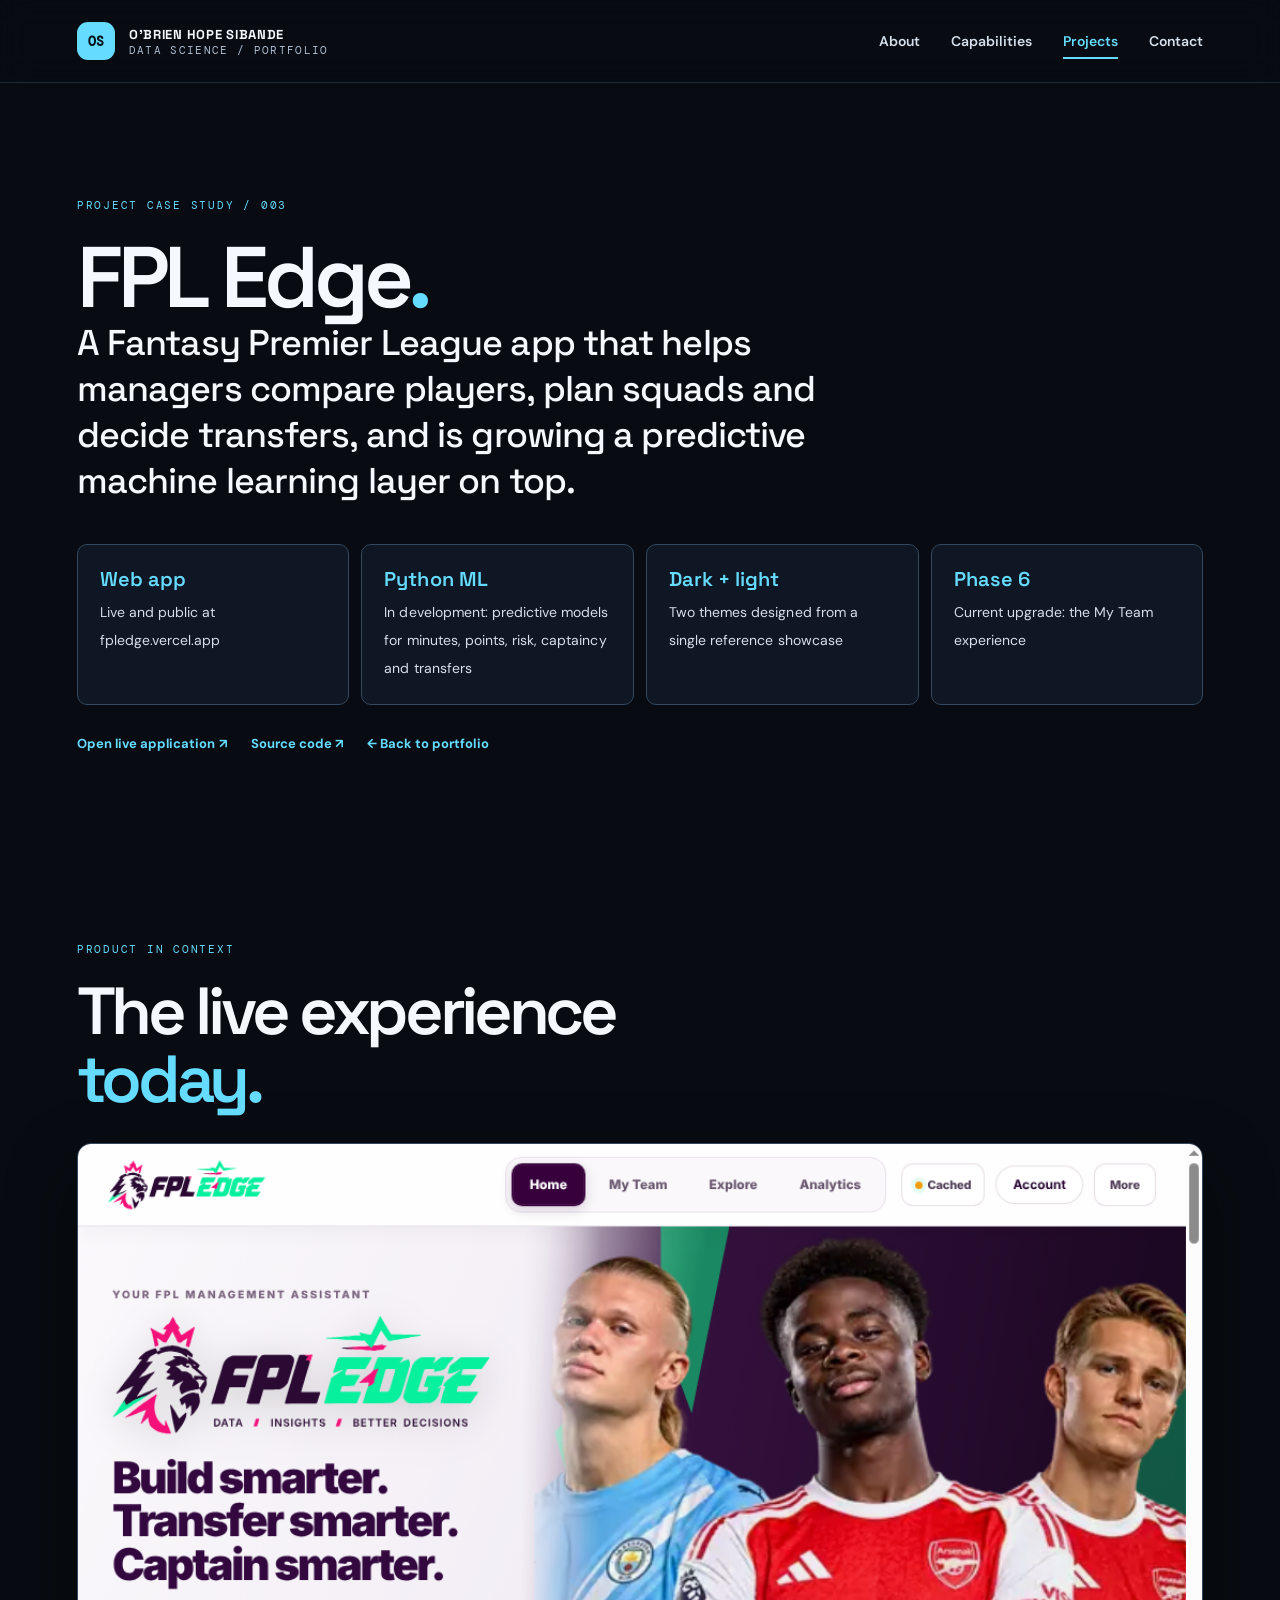
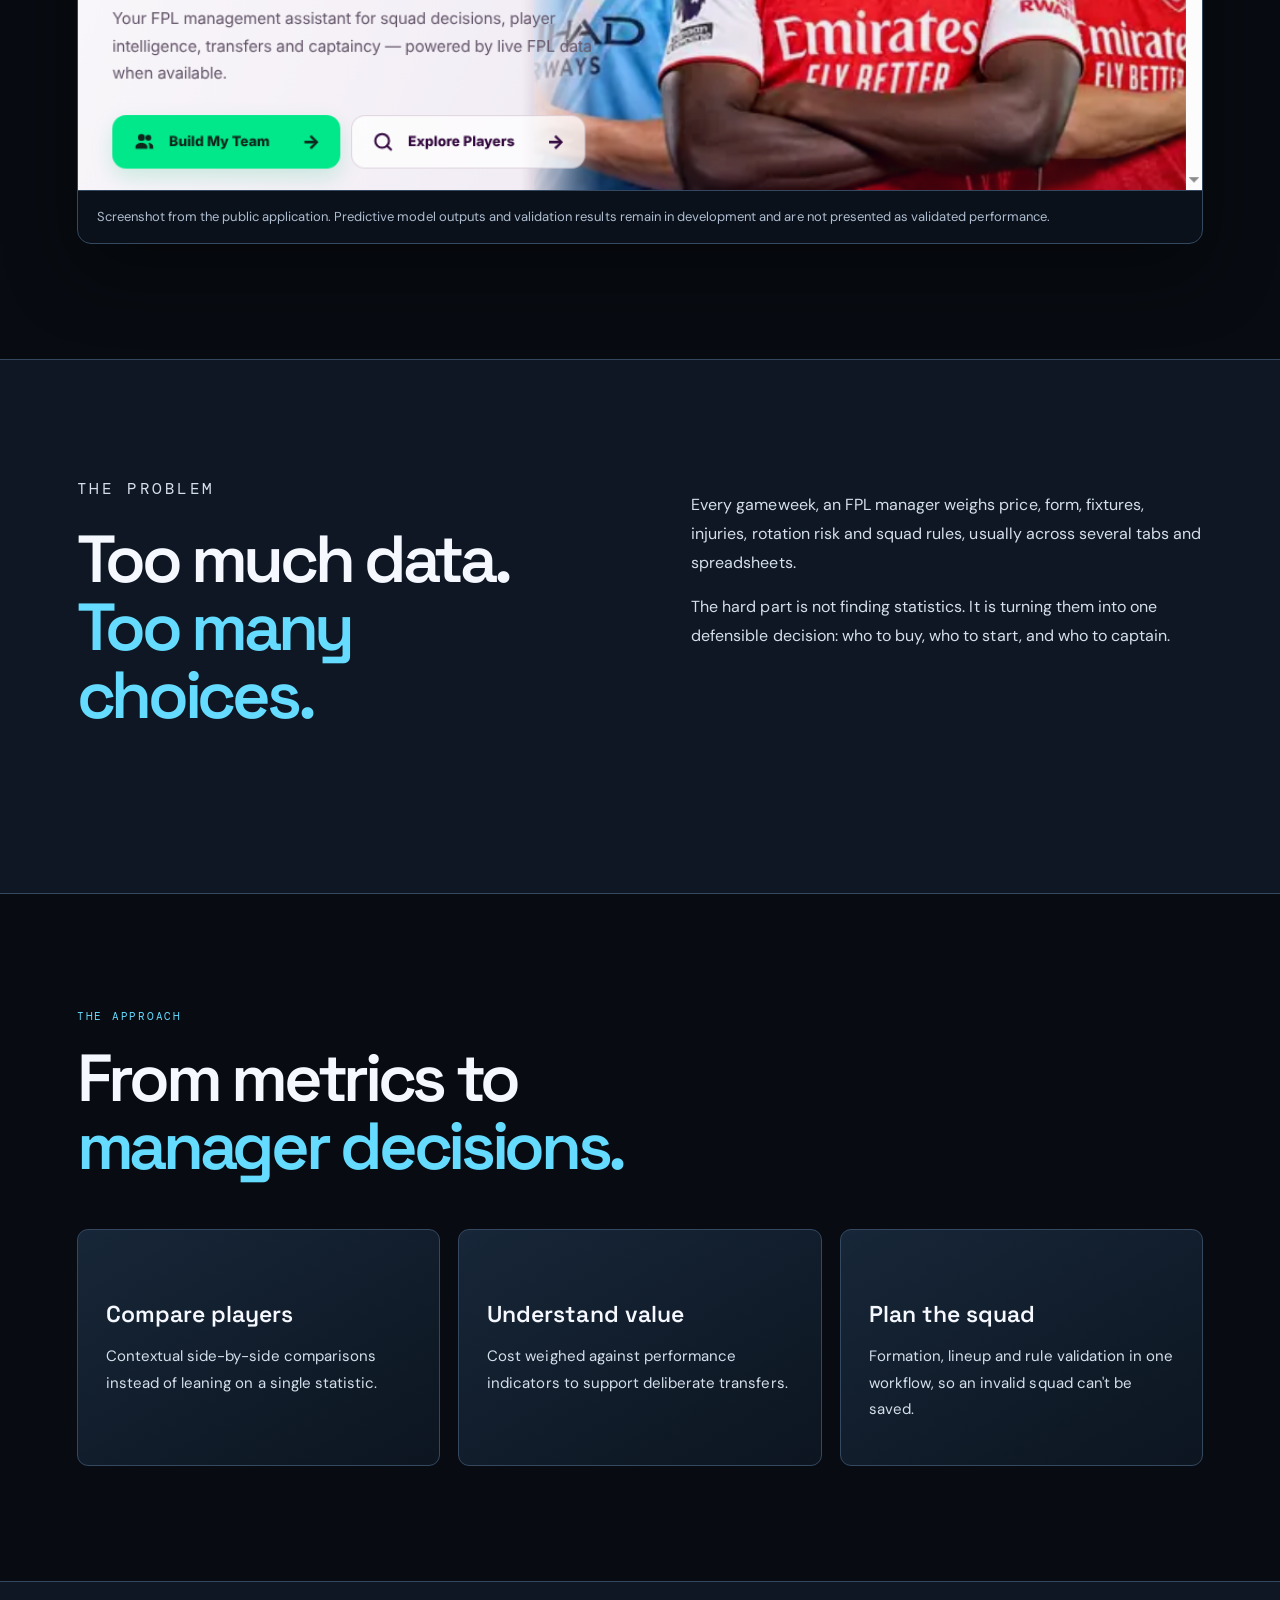
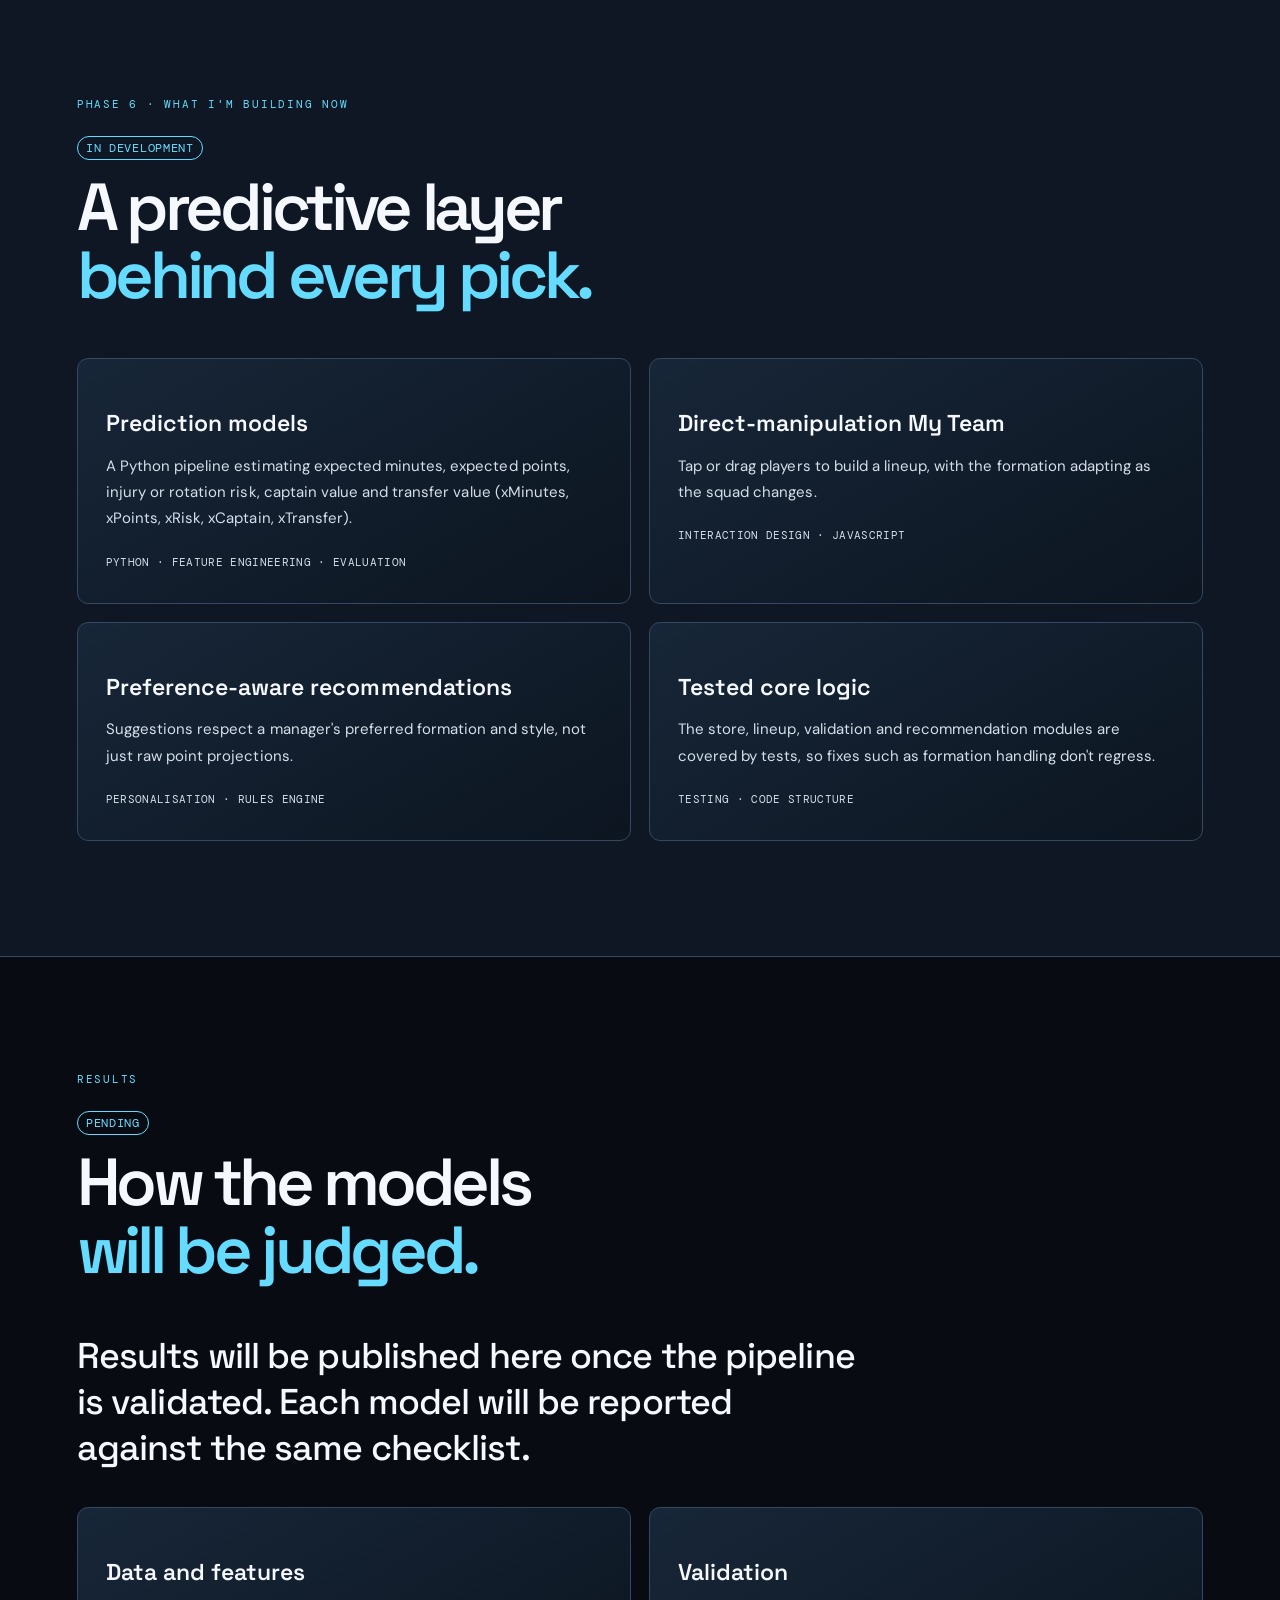
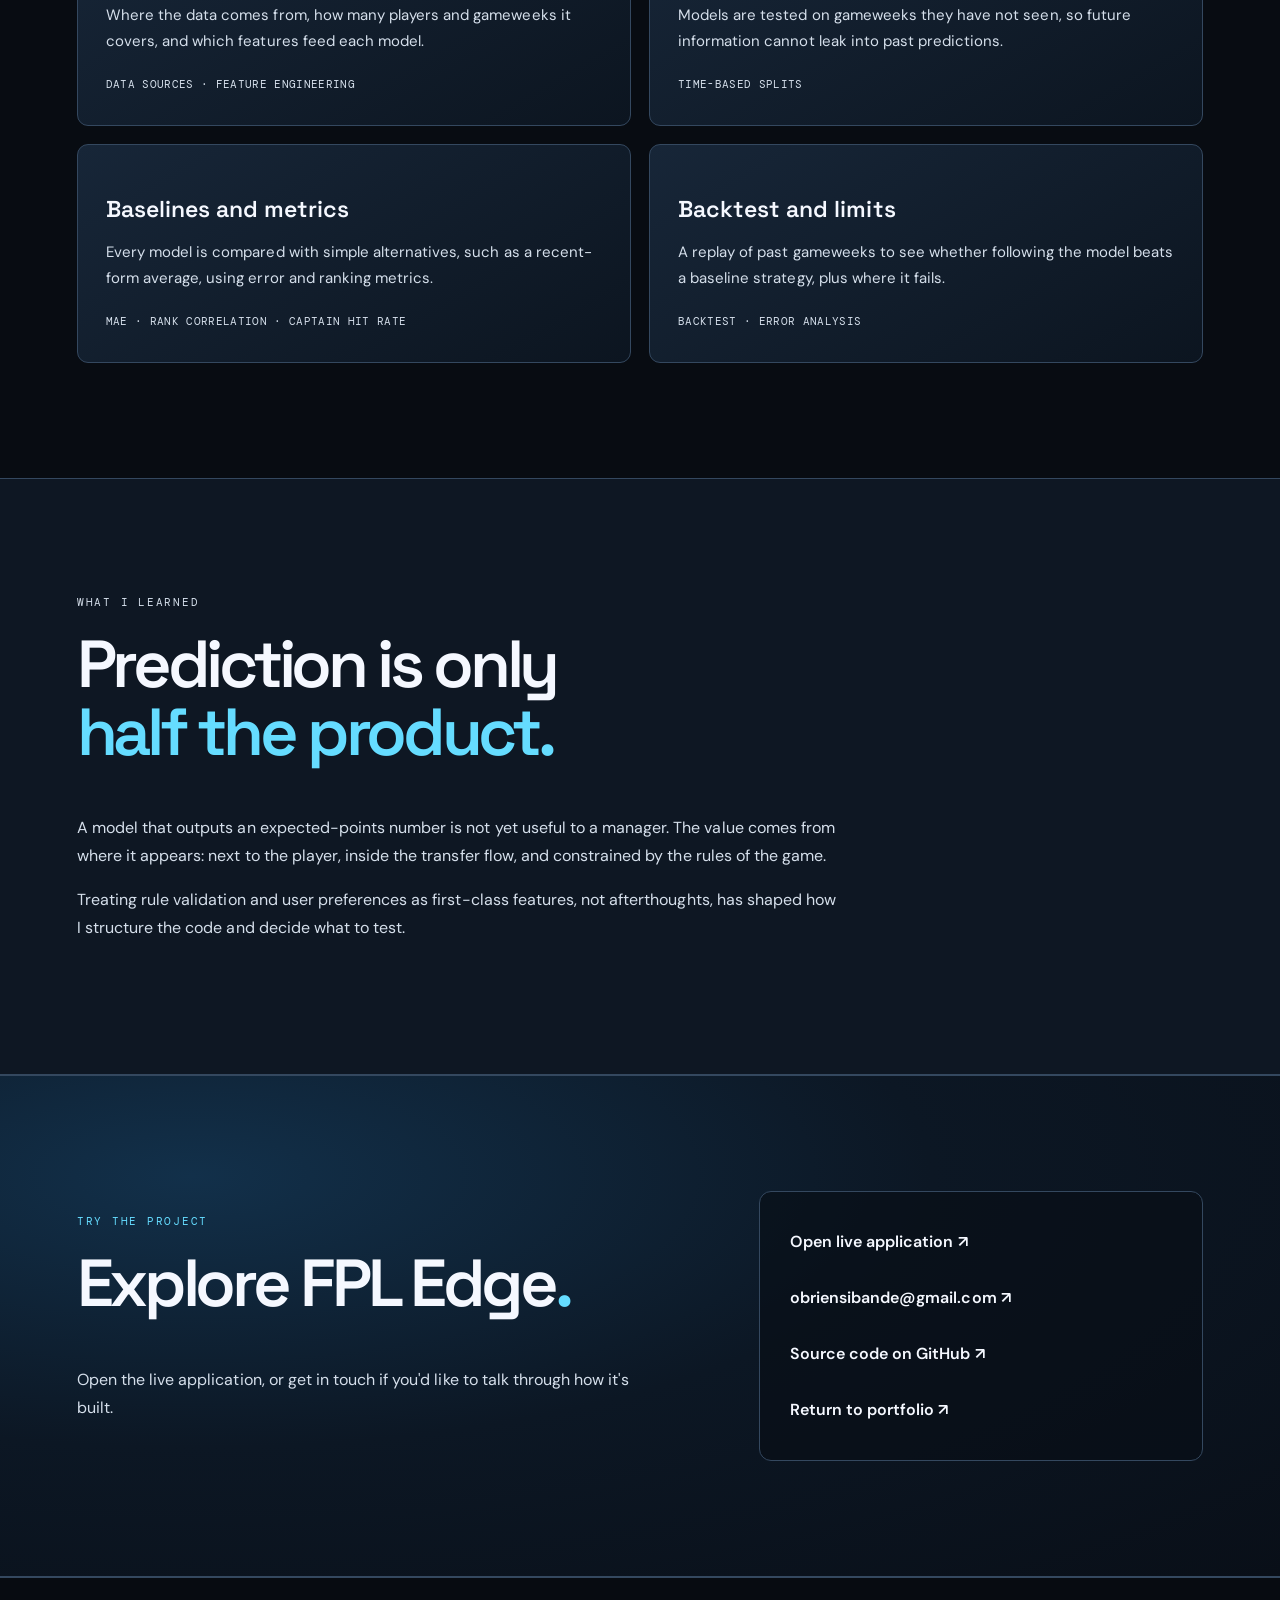
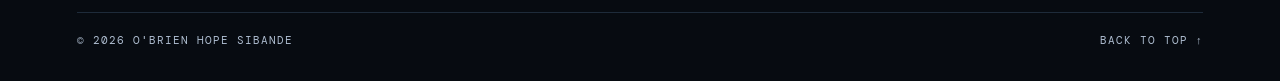
<file: projects/fpl-edge/index.html>
<!doctype html>
<html lang="en"><head><meta charset="utf-8"><script>document.documentElement.classList.add("js")</script><meta name="viewport" content="width=device-width,initial-scale=1"><meta name="theme-color" content="#080c12"><meta name="description" content="Case study: FPL Edge, a Fantasy Premier League decision-support app with a Python predictive ML layer for minutes, points, risk and captaincy."><link rel="canonical" href="https://obriensibande.vercel.app/projects/fpl-edge/"><meta property="og:url" content="https://obriensibande.vercel.app/projects/fpl-edge/"><meta property="og:type" content="article"><meta property="og:title" content="FPL Edge case study — O'Brien Hope Sibande"><meta property="og:description" content="From player comparison to predictive machine learning: how FPL Edge turns football data into manager decisions."><meta property="og:image" content="https://obriensibande.vercel.app/assets/og-image.jpg"><meta name="twitter:card" content="summary_large_image"><meta name="twitter:image" content="https://obriensibande.vercel.app/assets/og-image.jpg"><link rel="icon" href="data:image/svg+xml,%3Csvg xmlns='http://www.w3.org/2000/svg' viewBox='0 0 32 32'%3E%3Crect width='32' height='32' rx='7' fill='%235bd8ff'/%3E%3Ctext x='16' y='21' font-family='monospace' font-weight='700' font-size='14' text-anchor='middle' fill='%23071019'%3EOS%3C/text%3E%3C/svg%3E"><title>FPL Edge Case Study — O'Brien Hope Sibande</title><link rel="preconnect" href="https://fonts.googleapis.com"><link rel="preconnect" href="https://fonts.gstatic.com" crossorigin><link href="https://fonts.googleapis.com/css2?family=DM+Mono:wght@400;500&family=DM+Sans:wght@400;500;600;700&family=Space+Grotesk:wght@400;500;600;700&display=swap" rel="stylesheet"><link rel="stylesheet" href="../../styles.css"><script defer src="../../script.js"></script></head>
<body><a class="skip" href="#main">Skip to content</a>
<header><div class="container nav"><a class="brand" href="../../"><span class="mark">OS</span><span><b>O'BRIEN HOPE SIBANDE</b><small>DATA SCIENCE / PORTFOLIO</small></span></a><button class="menu" aria-expanded="false" aria-controls="links" aria-label="Toggle navigation menu">MENU ☰</button><nav id="links" aria-label="Primary"><a href="../../#about">About</a><a href="../../#skills">Capabilities</a><a href="../../#projects" aria-current="page">Projects</a><a href="../../#contact">Contact</a></nav></div></header>
<main id="main">
<section class="section container"><p class="eyebrow">PROJECT CASE STUDY / 003</p><h1 class="case-title">FPL Edge<span>.</span></h1><p class="lead" style="max-width:780px">A Fantasy Premier League app that helps managers compare players, plan squads and decide transfers, and is growing a predictive machine learning layer on top.</p>
<ul class="facts" style="margin-top:40px"><li><b>Web app</b><span>Live and public at fpledge.vercel.app</span></li><li><b>Python ML</b><span>In development: predictive models for minutes, points, risk, captaincy and transfers</span></li><li><b>Dark + light</b><span>Two themes designed from a single reference showcase</span></li><li><b>Phase 6</b><span>Current upgrade: the My Team experience</span></li></ul>
<p class="links" style="margin-top:28px"><a href="https://fpledge.vercel.app/" target="_blank" rel="noopener noreferrer">Open live application ↗</a><a href="https://github.com/ZealotObryan/fpl-edge" target="_blank" rel="noopener noreferrer">Source code ↗</a><a href="../../">← Back to portfolio</a></p></section>
<section class="section container case-screens"><p class="eyebrow">PRODUCT IN CONTEXT</p><h2>The live experience<br><em>today.</em></h2><figure class="screen-figure"><img src="../../assets/fpl-screen.png" alt="FPL Edge live application showing squad tools, player discovery and gameweek intelligence" loading="lazy"><figcaption>Screenshot from the public application. Predictive model outputs and validation results remain in development and are not presented as validated performance.</figcaption></figure></section>

<section class="section tinted"><div class="container two"><div><p class="eyebrow">THE PROBLEM</p><h2>Too much data.<br><em>Too many choices.</em></h2></div><div><p>Every gameweek, an FPL manager weighs price, form, fixtures, injuries, rotation risk and squad rules, usually across several tabs and spreadsheets.</p><p>The hard part is not finding statistics. It is turning them into one defensible decision: who to buy, who to start, and who to captain.</p></div></div></section>

<section class="section container"><p class="eyebrow">THE APPROACH</p><h2>From metrics to<br><em>manager decisions.</em></h2><div class="cards"><article><h3>Compare players</h3><p>Contextual side-by-side comparisons instead of leaning on a single statistic.</p></article><article><h3>Understand value</h3><p>Cost weighed against performance indicators to support deliberate transfers.</p></article><article><h3>Plan the squad</h3><p>Formation, lineup and rule validation in one workflow, so an invalid squad can't be saved.</p></article></div></section>

<section class="section tinted"><div class="container"><p class="eyebrow">PHASE 6 · WHAT I'M BUILDING NOW</p><span class="pill">IN DEVELOPMENT</span><h2>A predictive layer<br><em>behind every pick.</em></h2><div class="cards four"><article><h3>Prediction models</h3><p>A Python pipeline estimating expected minutes, expected points, injury or rotation risk, captain value and transfer value (xMinutes, xPoints, xRisk, xCaptain, xTransfer).</p><label>PYTHON · FEATURE ENGINEERING · EVALUATION</label></article><article><h3>Direct-manipulation My Team</h3><p>Tap or drag players to build a lineup, with the formation adapting as the squad changes.</p><label>INTERACTION DESIGN · JAVASCRIPT</label></article><article><h3>Preference-aware recommendations</h3><p>Suggestions respect a manager's preferred formation and style, not just raw point projections.</p><label>PERSONALISATION · RULES ENGINE</label></article><article><h3>Tested core logic</h3><p>The store, lineup, validation and recommendation modules are covered by tests, so fixes such as formation handling don't regress.</p><label>TESTING · CODE STRUCTURE</label></article></div></div></section>

<section class="section container"><p class="eyebrow">RESULTS</p><span class="pill">PENDING</span><h2>How the models<br><em>will be judged.</em></h2><p class="lead" style="max-width:780px">Results will be published here once the pipeline is validated. Each model will be reported against the same checklist.</p><div class="cards four" style="margin-top:36px"><article><h3>Data and features</h3><p>Where the data comes from, how many players and gameweeks it covers, and which features feed each model.</p><label>DATA SOURCES · FEATURE ENGINEERING</label></article><article><h3>Validation</h3><p>Models are tested on gameweeks they have not seen, so future information cannot leak into past predictions.</p><label>TIME-BASED SPLITS</label></article><article><h3>Baselines and metrics</h3><p>Every model is compared with simple alternatives, such as a recent-form average, using error and ranking metrics.</p><label>MAE · RANK CORRELATION · CAPTAIN HIT RATE</label></article><article><h3>Backtest and limits</h3><p>A replay of past gameweeks to see whether following the model beats a baseline strategy, plus where it fails.</p><label>BACKTEST · ERROR ANALYSIS</label></article></div></section>

<section class="section tinted"><div class="container"><div class="prose"><p class="eyebrow">WHAT I LEARNED</p><h2>Prediction is only<br><em>half the product.</em></h2><p>A model that outputs an expected-points number is not yet useful to a manager. The value comes from where it appears: next to the player, inside the transfer flow, and constrained by the rules of the game.</p><p>Treating rule validation and user preferences as first-class features, not afterthoughts, has shaped how I structure the code and decide what to test.</p></div></div></section>

<section class="section contact"><div class="container contact-grid"><div><p class="eyebrow">TRY THE PROJECT</p><h2>Explore FPL Edge<span style="color:var(--accent)">.</span></h2><p>Open the live application, or get in touch if you'd like to talk through how it's built.</p></div><div class="contact-card"><a href="https://fpledge.vercel.app/" target="_blank" rel="noopener noreferrer">Open live application ↗</a><a href="mailto:obriensibande@gmail.com">obriensibande@gmail.com ↗</a><a href="https://github.com/ZealotObryan/fpl-edge" target="_blank" rel="noopener noreferrer">Source code on GitHub ↗</a><a href="../../">Return to portfolio ↗</a></div></div></section>
</main>
<footer><div class="container foot"><span>© <span id="year"></span> O'BRIEN HOPE SIBANDE</span><a href="#main">BACK TO TOP ↑</a></div></footer></body></html>
</file>
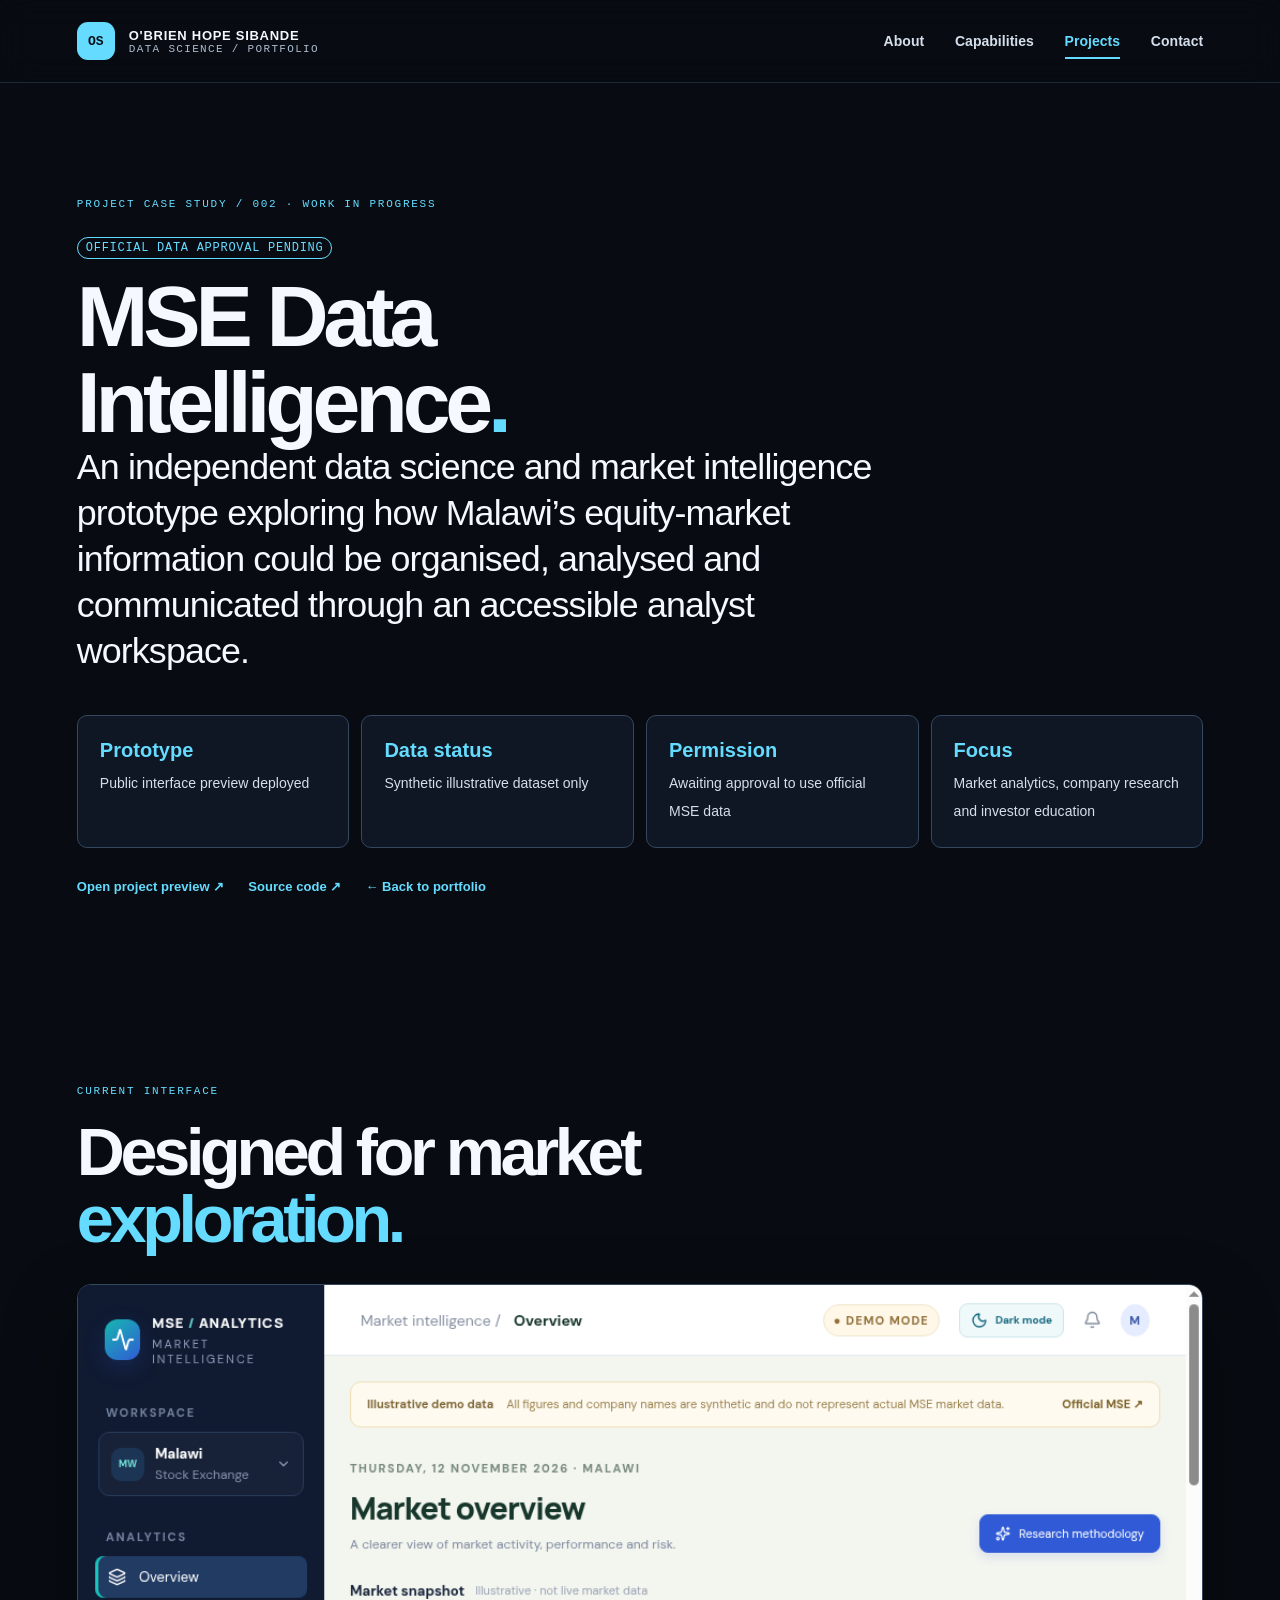
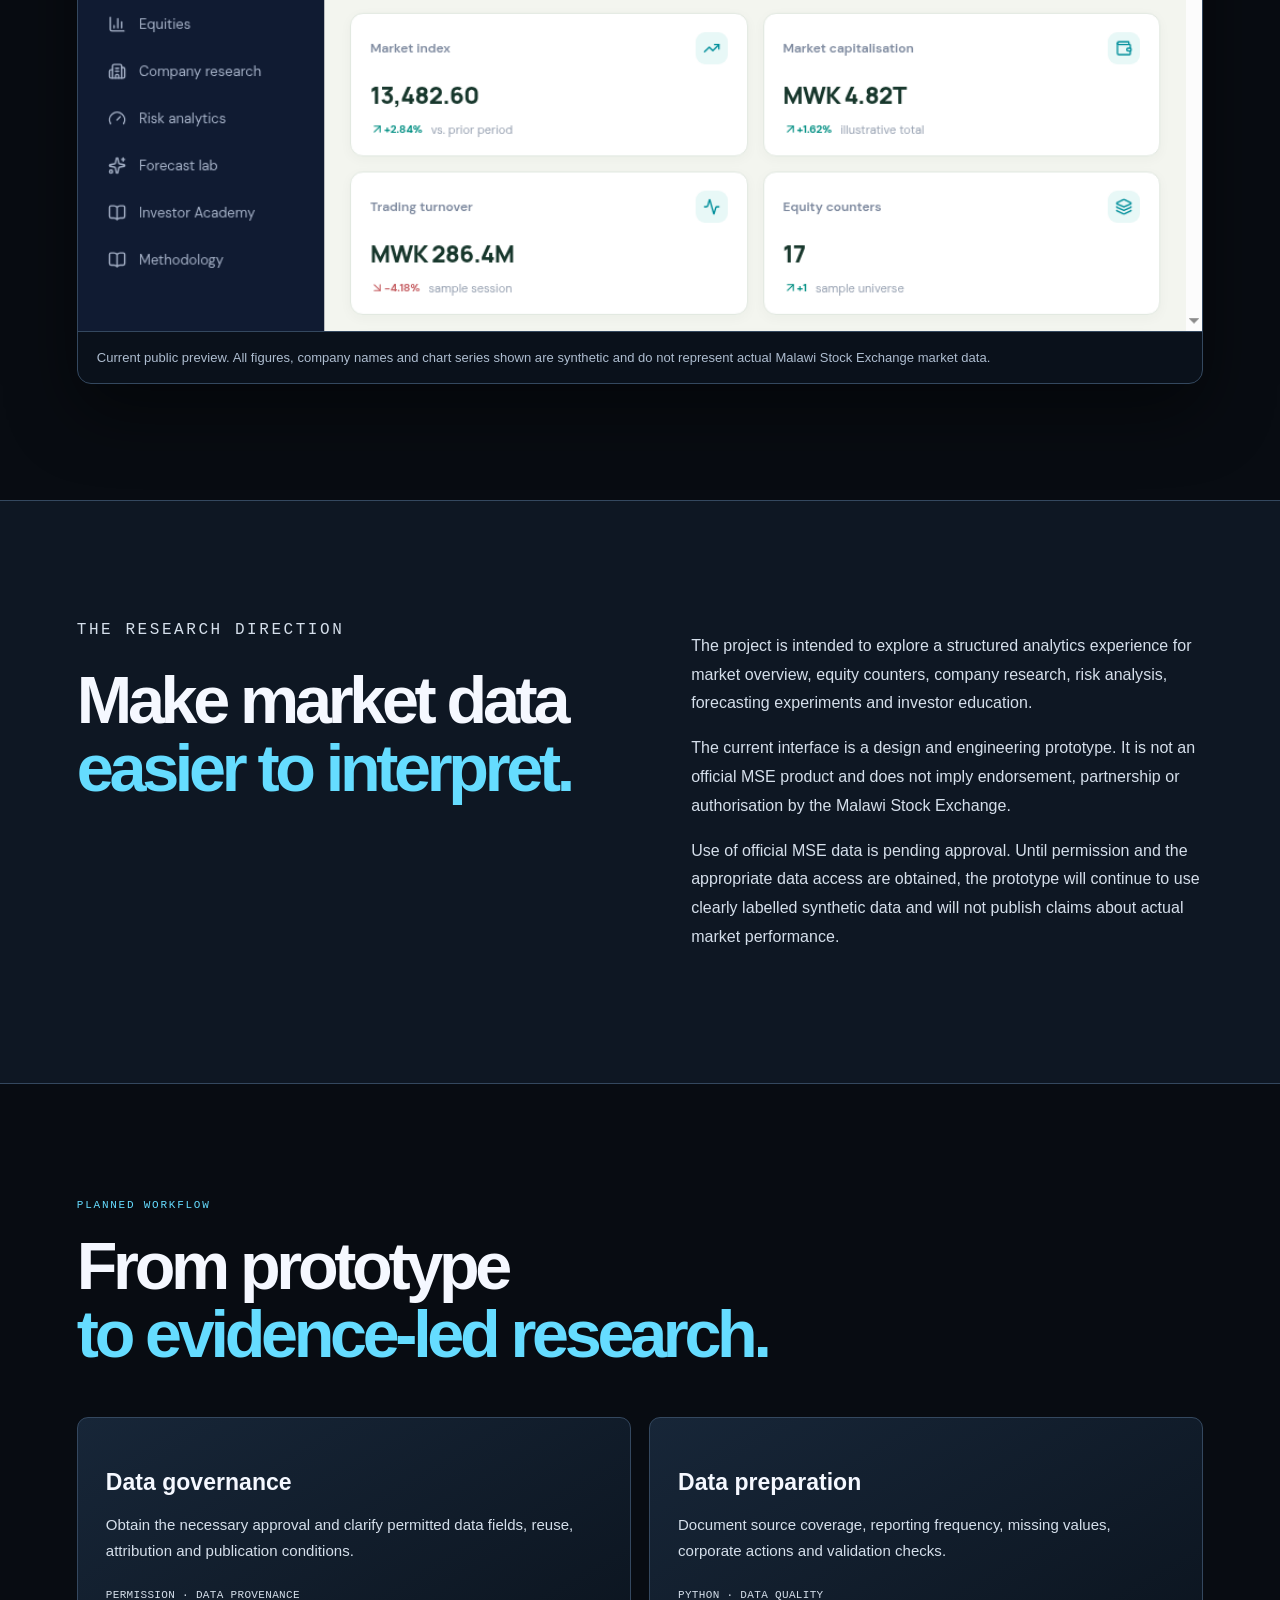
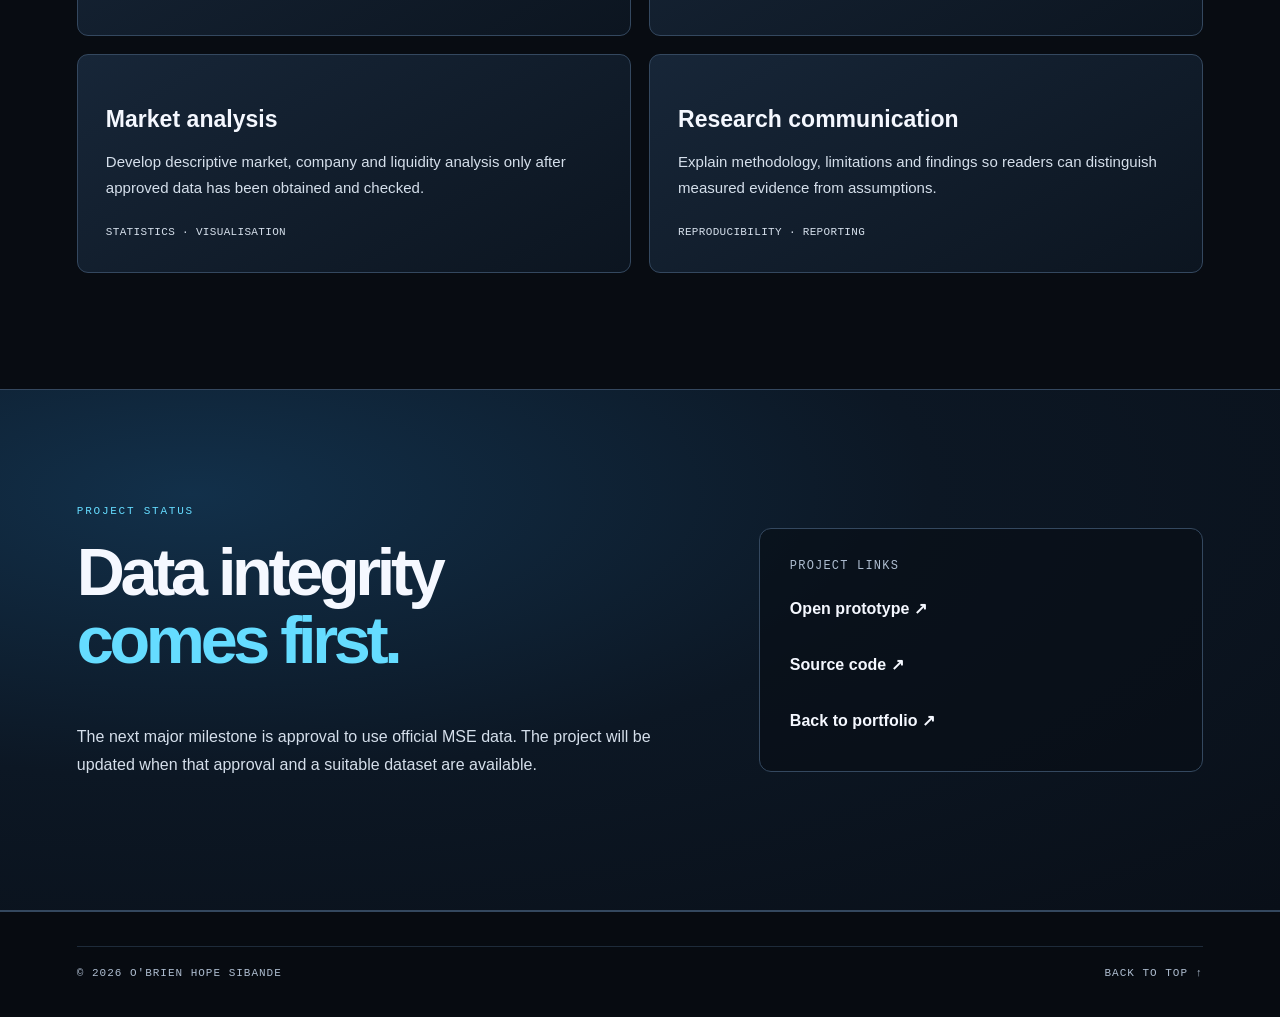
<file: projects/mse-data-intelligence/index.html>
<!doctype html>
<html lang="en"><head><meta charset="utf-8"><meta name="viewport" content="width=device-width,initial-scale=1"><meta name="theme-color" content="#080c12"><meta name="description" content="MSE Data Intelligence is an independent market analytics prototype. Official Malawi Stock Exchange data use is pending approval; the current preview uses synthetic illustrative data."><link rel="canonical" href="https://obriensibande.vercel.app/projects/mse-data-intelligence/"><meta property="og:type" content="article"><meta property="og:title" content="MSE Data Intelligence — O'Brien Hope Sibande"><meta property="og:description" content="An independent market intelligence prototype. Official MSE data access is pending approval; current dashboard values are synthetic."><link rel="stylesheet" href="../../styles.css"><script defer src="../../script.js"></script><title>MSE Data Intelligence — O'Brien Hope Sibande</title></head>
<body><a class="skip" href="#main">Skip to content</a><header><div class="container nav"><a class="brand" href="../../"><span class="mark">OS</span><span><b>O'BRIEN HOPE SIBANDE</b><small>DATA SCIENCE / PORTFOLIO</small></span></a><button class="menu" aria-expanded="false" aria-controls="links" aria-label="Toggle navigation menu">MENU ☰</button><nav id="links" aria-label="Primary"><a href="../../#about">About</a><a href="../../#skills">Capabilities</a><a href="../../#projects" aria-current="page">Projects</a><a href="../../#contact">Contact</a></nav></div></header>
<main id="main">
<section class="section container"><p class="eyebrow">PROJECT CASE STUDY / 002 · WORK IN PROGRESS</p><span class="pill">OFFICIAL DATA APPROVAL PENDING</span><h1 class="case-title">MSE Data<br>Intelligence<span>.</span></h1><p class="lead" style="max-width:850px">An independent data science and market intelligence prototype exploring how Malawi’s equity-market information could be organised, analysed and communicated through an accessible analyst workspace.</p><ul class="facts" style="margin-top:40px"><li><b>Prototype</b><span>Public interface preview deployed</span></li><li><b>Data status</b><span>Synthetic illustrative dataset only</span></li><li><b>Permission</b><span>Awaiting approval to use official MSE data</span></li><li><b>Focus</b><span>Market analytics, company research and investor education</span></li></ul><p class="links" style="margin-top:28px"><a href="https://mse-data-intelligence.vercel.app/" target="_blank" rel="noopener noreferrer">Open project preview ↗</a><a href="https://github.com/ZealotObryan/mse-data-intelligence" target="_blank" rel="noopener noreferrer">Source code ↗</a><a href="../../">← Back to portfolio</a></p></section>
<section class="section container case-screens"><p class="eyebrow">CURRENT INTERFACE</p><h2>Designed for market<br><em>exploration.</em></h2><figure class="screen-figure"><img src="../../assets/mse-screen.png" alt="MSE Analytics prototype dashboard with illustrative market snapshot, synthetic performance chart and sample counters" loading="lazy"><figcaption>Current public preview. All figures, company names and chart series shown are synthetic and do not represent actual Malawi Stock Exchange market data.</figcaption></figure></section>
<section class="section tinted"><div class="container two"><div><p class="eyebrow">THE RESEARCH DIRECTION</p><h2>Make market data<br><em>easier to interpret.</em></h2></div><div class="prose"><p>The project is intended to explore a structured analytics experience for market overview, equity counters, company research, risk analysis, forecasting experiments and investor education.</p><p>The current interface is a design and engineering prototype. It is not an official MSE product and does not imply endorsement, partnership or authorisation by the Malawi Stock Exchange.</p><p>Use of official MSE data is pending approval. Until permission and the appropriate data access are obtained, the prototype will continue to use clearly labelled synthetic data and will not publish claims about actual market performance.</p></div></div></section>
<section class="section container"><p class="eyebrow">PLANNED WORKFLOW</p><h2>From prototype<br><em>to evidence-led research.</em></h2><div class="cards four"><article><h3>Data governance</h3><p>Obtain the necessary approval and clarify permitted data fields, reuse, attribution and publication conditions.</p><label>PERMISSION · DATA PROVENANCE</label></article><article><h3>Data preparation</h3><p>Document source coverage, reporting frequency, missing values, corporate actions and validation checks.</p><label>PYTHON · DATA QUALITY</label></article><article><h3>Market analysis</h3><p>Develop descriptive market, company and liquidity analysis only after approved data has been obtained and checked.</p><label>STATISTICS · VISUALISATION</label></article><article><h3>Research communication</h3><p>Explain methodology, limitations and findings so readers can distinguish measured evidence from assumptions.</p><label>REPRODUCIBILITY · REPORTING</label></article></div></section>
<section class="section contact"><div class="container contact-grid"><div><p class="eyebrow">PROJECT STATUS</p><h2>Data integrity<br><em>comes first.</em></h2><p>The next major milestone is approval to use official MSE data. The project will be updated when that approval and a suitable dataset are available.</p></div><div class="contact-card"><small>PROJECT LINKS</small><a href="https://mse-data-intelligence.vercel.app/" target="_blank" rel="noopener noreferrer">Open prototype ↗</a><a href="https://github.com/ZealotObryan/mse-data-intelligence" target="_blank" rel="noopener noreferrer">Source code ↗</a><a href="../../">Back to portfolio ↗</a></div></div></section>
</main><footer><div class="container foot"><span>© <span id="year"></span> O'BRIEN HOPE SIBANDE</span><a href="#main">BACK TO TOP ↑</a></div></footer></body></html>
</file>
<file: styles.css>
:root{color-scheme:dark;--bg:#080c12;--surface:#101925;--raised:#162333;--text:#f5f8ff;--secondary:#cbd7e6;--muted:#a5b7cc;--border:#3c5066;--accent:#5bd8ff;--display:"Space Grotesk",sans-serif;--body:"DM Sans",sans-serif;--mono:"DM Mono",monospace;--g:clamp(22px,5.5vw,84px);--max:1200px}*{box-sizing:border-box}html{scroll-behavior:smooth;scroll-padding-top:85px}body{margin:0;background:var(--bg);color:var(--text);font:17px/1.7 var(--body);-webkit-font-smoothing:antialiased}a{color:inherit;text-decoration:none}a:focus-visible,button:focus-visible{outline:3px solid var(--accent);outline-offset:4px}::selection{background:var(--accent);color:#071019}.container{width:min(var(--max),calc(100% - 2*var(--g)));margin:auto}.skip{position:fixed;top:-100px;left:10px;background:white;color:black;padding:10px;z-index:90}.skip:focus{top:10px}header{position:sticky;top:0;z-index:20;background:#080c12f2;backdrop-filter:blur(16px);border-bottom:1px solid #3c506655}.nav{min-height:78px;display:flex;align-items:center;justify-content:space-between;gap:22px}.brand{display:flex;align-items:center;gap:12px}.mark{background:var(--accent);color:#071019;padding:10px;border-radius:8px;font:700 12px var(--mono)}.brand span:last-child{display:grid;line-height:1.4}.brand b{font:700 12px var(--display);letter-spacing:.04em}.brand small,small{font:12px var(--mono);letter-spacing:.1em;color:var(--muted)}nav{display:flex;gap:30px}nav a{font-size:14px;color:var(--secondary)}nav a:hover,a:hover{color:var(--accent)}.menu{display:none;background:transparent;color:var(--text);border:1px solid var(--border);padding:9px;border-radius:6px}.hero{display:grid;grid-template-columns:1.05fr .95fr;gap:7vw;align-items:center;padding-block:80px 100px;min-height:650px}.eyebrow{font:12px var(--mono);letter-spacing:.13em;color:var(--accent);margin:0 0 20px}.hero h1{font:600 clamp(50px,6.3vw,86px)/.98 var(--display);letter-spacing:-.065em;margin:0 0 25px}.hero h1 em,h2 em{font-style:normal;color:var(--accent)}.role{font-size:15px;font-weight:700}.role i{font-style:normal;color:var(--accent)}.intro{font-size:18px;max-width:520px;color:var(--secondary);margin:20px 0 28px}.actions{display:flex;gap:12px;flex-wrap:wrap}.primary,.secondary{display:inline-flex;align-items:center;justify-content:center;padding:13px 18px;border:1px solid var(--border);border-radius:6px;font-size:14px;font-weight:700}.primary{background:var(--accent);border-color:var(--accent);color:#071019}.primary:hover{background:#a0edff;color:#071019}.meta{display:flex;gap:25px;flex-wrap:wrap;margin-top:40px;color:var(--muted);font:12px var(--mono);letter-spacing:.1em}.portrait-wrap{position:relative;width:min(100%,460px);justify-self:center}.frame{position:relative;z-index:2;padding:12px;background:linear-gradient(145deg,#1b2b3d,#0b111a);border:1px solid var(--border);border-radius:12px;box-shadow:0 30px 80px #0008}.frame-top,.frame-bottom{display:flex;justify-content:space-between;gap:10px;padding:8px 3px;color:var(--muted);font:12px var(--mono);letter-spacing:.07em}.frame img{display:block;width:100%;height:auto;aspect-ratio:4/5;object-fit:cover;object-position:center 25%;border-radius:5px}.frame-bottom{padding-top:14px;color:var(--text)}.frame-bottom span{color:var(--accent)}.float{position:absolute;z-index:3;padding:12px 15px;background:var(--surface);border:1px solid var(--border);color:var(--muted);font:12px var(--mono);box-shadow:0 12px 25px #0005}.float b{display:block;color:var(--accent);font:600 18px var(--display)}.f1{top:15%;right:-25px}.f2{bottom:15%;left:-25px}.ticker{display:flex;justify-content:space-around;gap:25px;overflow:hidden;white-space:nowrap;padding:18px;border-block:1px solid var(--border);background:#0d141e;color:var(--accent);font:12px var(--mono);letter-spacing:.12em}.ticker span{color:var(--secondary)}.section{padding-block:110px}.section h2,.contact h2{font:600 clamp(38px,5vw,62px)/1.05 var(--display);letter-spacing:-.055em;margin:0 0 45px}.two{display:grid;grid-template-columns:1fr 1fr;gap:8vw}.lead{font:500 clamp(23px,2.6vw,34px)/1.3 var(--display);margin:0}.two p{color:var(--secondary)}blockquote{margin:25px 0;padding:16px;border-left:2px solid var(--accent);background:var(--surface);color:var(--secondary);font-size:15px}.tinted{background:var(--surface);border-block:1px solid var(--border)}.cards{display:grid;grid-template-columns:repeat(3,1fr);gap:16px}.cards article{position:relative;padding:26px;border:1px solid var(--border);border-radius:8px;background:linear-gradient(150deg,#172434,#0b121b)}.cards small{float:right}.cards h3{font:600 22px var(--display);margin:45px 0 12px}.cards p,.project-copy>p{font-size:15px;color:var(--secondary)}.cards label,.chips span{font:12px var(--mono);color:var(--secondary);letter-spacing:.03em}.project{display:grid;grid-template-columns:1fr 1fr;border:1px solid var(--border);border-radius:10px;overflow:hidden;background:var(--surface)}.art{position:relative;min-height:350px;overflow:hidden;background:radial-gradient(ellipse at 60% 35%,#153b56,#101d2a 45%,#0b1119 80%);display:flex;align-items:center;padding:10%}.grid{position:absolute;inset:0;background-image:linear-gradient(#5bd8ff14 1px,transparent 1px),linear-gradient(90deg,#5bd8ff14 1px,transparent 1px);background-size:35px 35px}.art strong{position:relative;font:700 clamp(50px,6vw,78px)/.9 var(--display);letter-spacing:-.07em}.art strong span{display:block;color:var(--accent)}.art small{position:absolute;right:8%;top:20%;padding:8px;border:1px solid #5bd8ff88;color:var(--accent)}.bars{position:absolute;right:8%;bottom:12%;height:90px;display:flex;align-items:end;gap:6px}.bars i{width:10px;background:linear-gradient(var(--accent),#2b6a91);border-radius:2px 2px 0 0}.bars i:nth-child(1){height:25%}.bars i:nth-child(2){height:44%}.bars i:nth-child(3){height:35%}.bars i:nth-child(4){height:63%}.bars i:nth-child(5){height:78%}.bars i:nth-child(6){height:92%}.project-copy{padding:clamp(25px,4vw,45px);align-self:center}.project-copy h3{font:600 36px var(--display);margin:0}.project-copy .accent{color:var(--accent)}.chips{display:flex;gap:7px;flex-wrap:wrap}.chips span{border:1px solid var(--border);padding:5px 8px;border-radius:4px}.links{display:flex;gap:22px;flex-wrap:wrap;margin-top:25px}.links a{font-size:14px;font-weight:700;color:var(--accent)}.muted{color:var(--muted);font-size:13px;margin-top:22px}.contact{background:linear-gradient(120deg,#112033,#0b111a);border-block:1px solid var(--border)}.contact-grid{display:grid;grid-template-columns:1fr .75fr;gap:7vw;align-items:center}.contact-grid>div>p:not(.eyebrow){color:var(--secondary)}.contact-card{display:grid;gap:16px;padding:26px;border:1px solid var(--border);border-radius:9px;background:#080e16aa}.contact-card a{font-size:16px;padding:6px 0;overflow-wrap:anywhere}.contact-card a:hover{color:var(--accent)}footer{padding:25px 0}.foot{display:flex;justify-content:space-between;gap:15px;flex-wrap:wrap;color:var(--muted);font:12px var(--mono);letter-spacing:.06em}.foot a:hover{color:var(--accent)}
@media(max-width:800px){.hero{gap:30px}.hero h1{font-size:clamp(45px,7vw,68px)}.cards article{padding:20px}.section{padding-block:80px}}@media(max-width:620px){.nav{min-height:70px}.brand b{font-size:11px}.brand small{font-size:11px}.menu{display:block}nav{display:none;position:absolute;top:69px;left:0;right:0;padding:20px var(--g);background:#0b111a;border-bottom:1px solid var(--border);flex-direction:column;gap:18px}nav.open{display:flex}.hero{grid-template-columns:1fr;padding-block:55px 75px;gap:45px}.hero h1{font-size:clamp(52px,14vw,76px)}.portrait-wrap{width:82%}.f1{right:-20px}.f2{left:-20px}.ticker{justify-content:flex-start;min-width:0;gap:25px;font-size:9px}.section{padding-block:75px}.two,.cards,.project,.contact-grid{grid-template-columns:1fr}.two{gap:18px}.cards{gap:12px}.cards h3{margin-top:30px}.project .art{min-height:280px}.project-copy{padding:25px}.contact-grid{gap:25px}.foot span:nth-child(2){display:none}}@media(prefers-reduced-motion:reduce){*,*::before,*::after{scroll-behavior:auto!important;transition-duration:.01ms!important;animation-duration:.01ms!important;animation-iteration-count:1!important}}

.menu{min-height:44px;min-width:44px}
nav a[aria-current="page"]{color:var(--accent)}
.skip{border-radius:6px}
.cards article,.project{transition:border-color .2s,transform .2s}
.cards article:hover,.project:hover{border-color:var(--accent)}
.stack,.facts{list-style:none;margin:0;padding:0}
.facts{display:grid;grid-template-columns:repeat(4,1fr);gap:16px}
.facts li{padding:20px;border:1px solid var(--border);border-radius:8px;background:var(--surface)}
.facts b{display:block;font:600 22px var(--display);color:var(--accent);margin-bottom:6px}
.facts span{font-size:13px;color:var(--secondary)}
.pill{display:inline-block;padding:3px 8px;border:1px solid var(--accent);border-radius:999px;color:var(--accent);font:12px var(--mono);letter-spacing:.06em;margin-bottom:14px}
.cards.four{grid-template-columns:repeat(2,1fr)}
.cards.four h3{margin-top:22px}
.prose{max-width:760px}
.prose p{color:var(--secondary)}
@media(max-width:800px){.facts{grid-template-columns:repeat(2,1fr)}}
@media(max-width:620px){.facts,.cards.four{grid-template-columns:1fr}.ticker{overflow-x:auto}}
@media(prefers-reduced-motion:reduce){.cards article,.project{transition:none}}
.case-title{font:600 clamp(48px,8vw,86px)/1 var(--display);letter-spacing:-.06em;margin:0}
.case-title span{color:var(--accent)}

/* ===== Motion & interaction layer ===== */
:root{--ease:cubic-bezier(.22,1,.36,1);--fast:.18s;--med:.45s}
html{scroll-behavior:smooth}
/* header: gains depth once the page scrolls */
header{transition:box-shadow var(--med) var(--ease),background var(--med)}
header.scrolled{box-shadow:0 10px 30px #0007;background:#080c12fa}
.progress{position:fixed;top:0;left:0;height:3px;width:100%;background:var(--accent);transform:scaleX(0);transform-origin:left;z-index:100;pointer-events:none}
/* nav: animated underline + active section */
nav a{position:relative;padding:6px 0;transition:color var(--fast)}
nav a::after{content:"";position:absolute;left:0;right:0;bottom:0;height:2px;background:var(--accent);transform:scaleX(0);transform-origin:left;transition:transform var(--med) var(--ease)}
nav a:hover::after,nav a.active::after,nav a[aria-current="page"]::after{transform:scaleX(1)}
nav a.active{color:var(--accent)}
/* buttons: lift on hover, press on click */
.primary,.secondary,.menu{transition:transform var(--fast) var(--ease),background var(--fast),color var(--fast),border-color var(--fast),box-shadow var(--med) var(--ease)}
.primary:hover{transform:translateY(-2px);box-shadow:0 10px 28px #5bd8ff40}
.secondary:hover{transform:translateY(-2px);border-color:var(--accent);color:var(--accent)}
.primary:active,.secondary:active,.menu:active{transform:translateY(0) scale(.97)}
/* links with arrows nudge */
.links a,.contact-card a{transition:color var(--fast),transform var(--fast) var(--ease)}
.links a:hover,.contact-card a:hover{transform:translateX(4px)}
/* cards + project: lift */
.cards article,.project{transition:border-color var(--med),transform var(--med) var(--ease),box-shadow var(--med) var(--ease)}
.cards article:hover,.project:hover{transform:translateY(-4px);box-shadow:0 18px 40px #0006}
.facts li{transition:border-color var(--med),transform var(--med) var(--ease)}
.facts li:hover{border-color:var(--accent);transform:translateY(-3px)}
/* portrait + floating badges */
.frame{transition:transform var(--med) var(--ease)}
.frame:hover{transform:translateY(-4px)}
@keyframes bob{0%,100%{transform:translateY(0)}50%{transform:translateY(-8px)}}
.f1{animation:bob 6s ease-in-out infinite}
.f2{animation:bob 7s ease-in-out -2s infinite}
/* project art: bars grow in when visible */
.bars i{transform-origin:bottom;transition:transform .9s var(--ease)}
.js .art:not(.in) .bars i{transform:scaleY(0)}
.bars i:nth-child(2){transition-delay:.08s}.bars i:nth-child(3){transition-delay:.16s}.bars i:nth-child(4){transition-delay:.24s}.bars i:nth-child(5){transition-delay:.32s}.bars i:nth-child(6){transition-delay:.4s}
/* ticker marquee */
.ticker{display:block;padding:0;justify-content:flex-start}
.ticker .track{flex:none;display:flex;align-items:center;gap:25px;padding:18px 0;min-width:100%;justify-content:space-around;animation:marquee 32s linear infinite;will-change:transform}
.ticker:hover .track{animation-play-state:paused}
@keyframes marquee{to{transform:translateX(-100%)}}
/* hero entrance (stagger) */
@keyframes rise{from{opacity:0;transform:translateY(24px)}to{opacity:1;transform:none}}
.js .hero .eyebrow,.js .hero h1,.js .hero .role,.js .hero .intro,.js .hero .actions,.js .hero .meta,.js .portrait-wrap{animation:rise .9s var(--ease) both}
.js .hero h1{animation-delay:.08s}.js .hero .role{animation-delay:.16s}.js .hero .intro{animation-delay:.24s}.js .hero .actions{animation-delay:.32s}.js .hero .meta{animation-delay:.4s}.js .portrait-wrap{animation-delay:.2s}
/* scroll reveal (JS adds .reveal; content stays visible without JS) */
.js .reveal{opacity:0;transform:translateY(28px);transition:opacity .8s var(--ease),transform .8s var(--ease);transition-delay:var(--d,0s)}
.js .reveal.in{opacity:1;transform:none}
.js .cards article.reveal.in:hover,.js .project.reveal.in:hover{transform:translateY(-4px)}
/* mobile menu: slide + fade instead of popping */
@media(max-width:620px){
  nav{display:flex;visibility:hidden;opacity:0;transform:translateY(-10px);pointer-events:none;transition:opacity var(--fast),transform var(--med) var(--ease),visibility 0s var(--med)}
  nav.open{visibility:visible;opacity:1;transform:none;pointer-events:auto;transition:opacity var(--fast),transform var(--med) var(--ease)}
  nav a{font-size:18px;padding:10px 0}
  .ticker .track{animation-duration:24s}
}
/* hover effects only on devices that hover */
@media(hover:none){.cards article:hover,.project:hover,.facts li:hover,.frame:hover,.primary:hover,.secondary:hover{transform:none;box-shadow:none}}
@media(prefers-reduced-motion:reduce){
  html{scroll-behavior:auto}
  .f1,.f2,.ticker .track{animation:none}
  .ticker{overflow-x:auto}
  .js .reveal,.js .hero *,.js .portrait-wrap{opacity:1!important;transform:none!important;animation:none!important}
  .js .art:not(.in) .bars i{transform:none}
  .progress{display:none}
}


/* ===== Portfolio refinement: editorial hierarchy, clearer actions, responsive rhythm ===== */
:root{
  --max:1240px;
  --g:clamp(22px,6vw,96px);
  --surface:#0e1723;
  --raised:#142235;
  --border:#34485f;
  --secondary:#d5dfeb;
  --muted:#aebdd0;
  --accent:#65dcff;
  --ease:cubic-bezier(.2,.8,.2,1);
}
body{font-size:16px;line-height:1.75;letter-spacing:.002em}
.container{width:min(var(--max),calc(100% - 2*var(--g)))}
header{background:rgba(8,12,18,.88);border-bottom-color:rgba(115,151,185,.22)}
.nav{min-height:82px}
.brand{gap:14px}
.mark{width:38px;height:38px;display:grid;place-items:center;border-radius:11px;font-size:13px}
.brand b{font-size:13px;letter-spacing:.055em}
.brand small{font-size:11px;letter-spacing:.12em}
nav{gap:clamp(18px,2.4vw,34px);align-items:center}
nav a{font-size:14px;font-weight:600;color:#d5dfeb}
nav a[href="#contact"]{padding:9px 15px;border:1px solid #536a82;border-radius:7px}
nav a[href="#contact"]::after{display:none}
nav a[href="#contact"]:hover{border-color:var(--accent);background:#65dcff12}
.hero{min-height:690px;padding-block:clamp(64px,8vw,112px);gap:clamp(44px,7vw,100px)}
.hero h1{font-size:clamp(58px,7vw,94px);line-height:.96;letter-spacing:-.075em}
.eyebrow{font-size:11px;letter-spacing:.16em;margin-bottom:22px}
.role{font-size:16px;line-height:1.6}
.intro{font-size:clamp(17px,1.5vw,19px);line-height:1.75;max-width:570px;color:#d5dfeb}
.primary,.secondary{min-height:48px;padding:13px 19px;border-radius:7px;font-size:14px}
.primary{box-shadow:0 8px 26px #65dcff20}
.secondary{background:#ffffff05}
.meta{font-size:11px;gap:18px 28px}
.frame{padding:13px;border-radius:16px;box-shadow:0 35px 90px #0009}
.frame img{border-radius:8px}
.float{border-radius:8px;background:#111d2b}
.ticker{border-color:#34485f;background:#0b131e}
.section{padding-block:clamp(82px,9vw,124px)}
.section h2,.contact h2{font-size:clamp(42px,5.2vw,68px);line-height:1.02;letter-spacing:-.065em;margin-bottom:clamp(30px,4vw,48px)}
.two{gap:clamp(38px,8vw,110px)}
.lead{font-size:clamp(24px,2.8vw,36px);line-height:1.28;letter-spacing:-.025em}
.two p:not(.lead){font-size:16px;line-height:1.8}
blockquote{border-radius:0 8px 8px 0;padding:20px 22px;line-height:1.7}
.facts{gap:12px}
.facts li{padding:22px;border-radius:10px}
.facts b{font-size:20px;line-height:1.25}
.facts span{font-size:14px;line-height:1.65}
.cards{gap:18px}
.cards article{padding:28px;border-radius:11px;background:linear-gradient(150deg,#172638,#0c1520)}
.cards h3{font-size:23px;line-height:1.25;margin-top:42px}
.cards p{font-size:15px;line-height:1.75}
.cards label{font-size:11px;line-height:1.7}
.project{border-radius:14px;margin-bottom:22px;grid-template-columns:minmax(0,1fr) minmax(0,1fr);background:#0e1723}
.project .art{min-height:clamp(310px,32vw,430px)}
.art strong{font-size:clamp(54px,6.2vw,82px)}
.project-copy{padding:clamp(28px,4.2vw,58px)}
.project-copy .eyebrow{font-size:11px;margin-bottom:18px}
.project-copy h3{font-size:clamp(32px,3.5vw,44px);line-height:1.1;letter-spacing:-.045em}
.project-copy>p{font-size:15px;line-height:1.8}
.project-copy>p.accent{font-size:16px;font-weight:700;line-height:1.5}
.chips{gap:8px}
.chips span{font-size:10px;letter-spacing:.08em;padding:6px 9px;border-radius:5px}
.links{gap:12px 24px}
.links a{font-size:13px}
.project:hover{border-color:#65dcff99}
.muted{font-size:14px;line-height:1.7}
.contact{background:radial-gradient(ellipse at 15% 20%,#12304a 0%,#0c1724 48%,#090f18 100%)}
.contact-card{padding:30px;border-radius:12px;background:#080e16a8}
.contact-card a{font-weight:600}
footer{padding:34px 0;background:#070b11;border-top:1px solid #34485f}
.foot{font-size:11px;letter-spacing:.09em}
a,button{-webkit-tap-highlight-color:transparent}
:focus-visible{outline:3px solid var(--accent);outline-offset:4px}
@media(max-width:900px){
  .hero{min-height:0}
  .facts{grid-template-columns:repeat(2,minmax(0,1fr))}
  .project{grid-template-columns:1fr}
  .project .art{min-height:300px}
}
@media(max-width:620px){
  :root{--g:22px}
  .nav{min-height:72px}
  .brand b{font-size:11px}
  .brand small{font-size:10px}
  nav{top:71px;padding:18px var(--g) 24px;gap:8px}
  nav a{font-size:16px;padding:12px 0}
  nav a[href="#contact"]{border:0;padding:12px 0}
  .hero{padding-block:52px 70px;gap:38px}
  .hero h1{font-size:clamp(54px,14vw,78px)}
  .intro{font-size:17px}
  .actions{display:grid;grid-template-columns:1fr 1fr}
  .actions .primary{grid-column:1/-1}
  .actions a{width:100%}
  .meta{display:grid;gap:10px;margin-top:28px}
  .portrait-wrap{width:86%}
  .section{padding-block:76px}
  .section h2,.contact h2{font-size:clamp(40px,11vw,56px)}
  .two{gap:16px}
  .facts{grid-template-columns:1fr 1fr;gap:9px}
  .facts li{padding:15px}
  .facts b{font-size:17px}
  .facts span{font-size:12px}
  .cards{gap:12px}
  .cards article{padding:22px}
  .project{margin-bottom:16px}
  .project .art{min-height:250px}
  .project-copy{padding:23px}
  .project-copy h3{font-size:34px}
  .links{display:grid;gap:12px}
  .contact-card{padding:22px}
}
@media(prefers-reduced-motion:reduce){
  .cards article:hover,.project:hover,.facts li:hover{transform:none}
}


/* Footer: a useful final navigation point, not just a copyright strip */
.footer-main{display:grid;grid-template-columns:minmax(260px,1.5fr) 1fr 1fr auto;gap:38px;align-items:start;padding-block:52px 38px}
.footer-brand p{max-width:330px;color:var(--secondary);font-size:14px;line-height:1.75;margin:18px 0 0}
.footer-links{display:grid;gap:10px;justify-items:start}
.footer-links small{font-size:10px;color:var(--accent);letter-spacing:.14em;margin-bottom:5px}
.footer-links a{font-size:14px;color:var(--secondary)}
.footer-links a:hover{color:var(--accent)}
.back-top{font:11px var(--mono);letter-spacing:.1em;color:var(--accent);border:1px solid var(--border);border-radius:6px;padding:11px 13px;white-space:nowrap}
.back-top:hover{border-color:var(--accent)}
.foot{padding-top:20px;border-top:1px solid #34485f88}
@media(max-width:800px){.footer-main{grid-template-columns:1.4fr 1fr 1fr;gap:25px}.back-top{grid-column:1/-1;justify-self:start}}
@media(max-width:620px){.footer-main{grid-template-columns:1fr 1fr;gap:28px 18px;padding-block:38px 28px}.footer-brand{grid-column:1/-1}.footer-links{gap:8px}.back-top{grid-column:1/-1}.foot{font-size:10px}}

/* ===== Real product imagery and case-study presentation ===== */
.project-preview{position:relative;min-height:320px;overflow:hidden;background:#0b1420;border-right:1px solid var(--border);display:flex;align-items:stretch}
.project-preview::after{content:"";position:absolute;inset:45% 0 0;background:linear-gradient(180deg,transparent,#07101be8);pointer-events:none}
.project-preview img{display:block;width:100%;height:100%;min-height:320px;aspect-ratio:1.35;object-fit:cover;object-position:top center;transition:transform .8s var(--ease);}
.project:hover .project-preview img{transform:scale(1.025)}
.project-preview span{position:absolute;z-index:1;left:24px;bottom:20px;padding:7px 10px;border:1px solid #9ddff477;border-radius:5px;background:#08111bd9;color:#d8f5ff;font:10px var(--mono);letter-spacing:.12em}
.case-screens{padding-top:55px}
.case-screens h2{margin-bottom:30px}
.screen-figure{margin:0;border:1px solid var(--border);border-radius:14px;overflow:hidden;background:#0a111b;box-shadow:0 28px 70px #0007}
.screen-figure img{display:block;width:100%;height:auto;max-height:760px;object-fit:contain;object-position:top center;background:#0b111a}
.screen-figure figcaption{padding:15px 19px;border-top:1px solid var(--border);color:var(--muted);font-size:13px;line-height:1.65}
.status-list{list-style:none;padding:0;margin:30px 0 0;display:grid;gap:10px}
.status-list li{display:flex;align-items:center;justify-content:space-between;gap:20px;padding:17px 19px;border:1px solid var(--border);border-radius:9px;background:var(--surface)}
.status-list li div{display:grid;gap:4px}
.status-list li b{font:600 16px var(--display)}
.status-list li span{font-size:13px;color:var(--secondary);line-height:1.6}
.st{font:10px var(--mono);font-style:normal;letter-spacing:.1em;color:var(--muted);border:1px solid var(--border);padding:6px 9px;border-radius:5px;white-space:nowrap}
.st.live{color:var(--accent);border-color:#65dcff66}
@media(max-width:900px){.project-preview{border-right:0;border-bottom:1px solid var(--border)}.project-preview img{aspect-ratio:1.65}}
@media(max-width:620px){.project-preview,.project-preview img{min-height:230px}.project-preview span{left:16px;bottom:14px;font-size:9px}.case-screens{padding-top:35px}.screen-figure{border-radius:9px}.screen-figure figcaption{padding:12px 14px;font-size:12px}.status-list li{align-items:flex-start;padding:14px;gap:10px}.status-list li b{font-size:14px}.status-list li span{font-size:12px}.st{font-size:9px;padding:5px 7px}}
@media(prefers-reduced-motion:reduce){.project-preview img{transition:none}.project:hover .project-preview img{transform:none}}

/* Project previews: show complete product screens instead of cropping them */
.project-preview{min-width:0;min-height:320px;display:flex;align-items:center;justify-content:center;overflow:hidden;background:#0b111a;border-right:1px solid var(--border)}
.project-preview::after{display:none}
.project-preview img{display:block;width:100%;height:100%;min-height:0;max-height:100%;aspect-ratio:auto;object-fit:contain;object-position:center;transition:none;background:#0b111a}
.project:hover .project-preview img{transform:none}
.project-preview span{left:20px;bottom:18px;background:#08111bf2;box-shadow:0 3px 14px #0008}
@media(max-width:900px){.project-preview{border-right:0;border-bottom:1px solid var(--border)}.project-preview img{aspect-ratio:auto}}
@media(max-width:620px){.project-preview{min-height:230px}.project-preview img{min-height:230px;height:230px;object-fit:contain}.project-preview span{left:14px;bottom:12px}}
@media(prefers-reduced-motion:reduce){.project-preview img{transition:none}}
</file>
